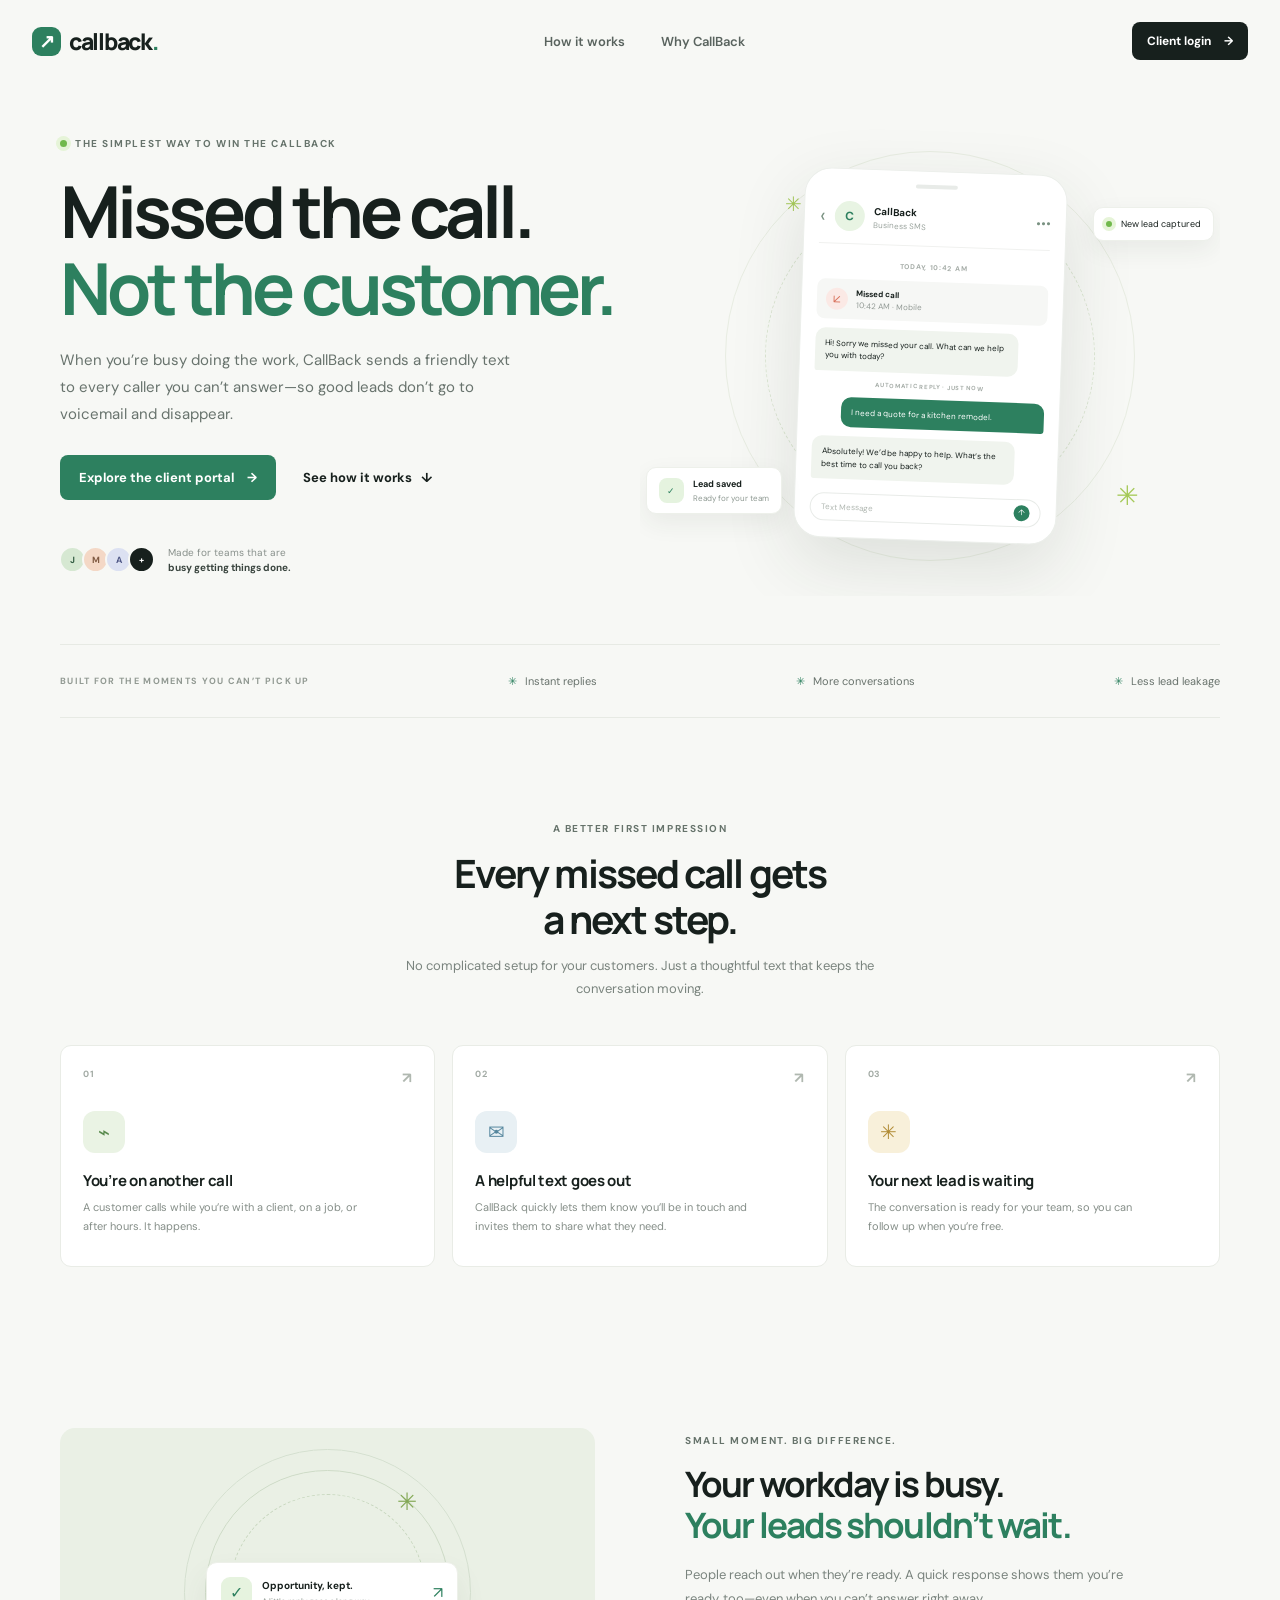
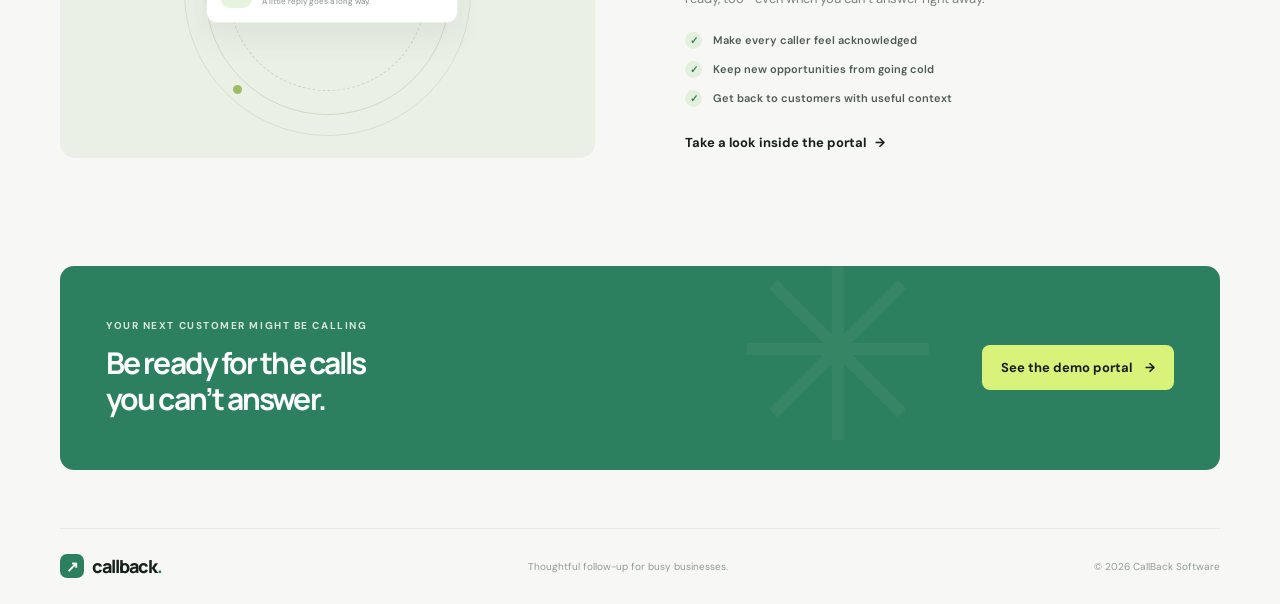
<file: index.html>
<!DOCTYPE html>
<html lang="en">
<head>
  <meta charset="UTF-8">
  <meta name="viewport" content="width=device-width, initial-scale=1">
  <meta name="description" content="Never miss a new lead. CallBack helps local businesses automatically text customers when they can't get to the phone.">
  <meta name="theme-color" content="#f7f8f5">
  <title>CallBack — Turn missed calls into booked business</title>
  <link rel="preconnect" href="https://fonts.googleapis.com">
  <link rel="preconnect" href="https://fonts.gstatic.com" crossorigin>
  <link href="https://fonts.googleapis.com/css2?family=DM+Sans:wght@400;500;600;700&family=Manrope:wght@400;500;600;700;800&display=swap" rel="stylesheet">
  <link rel="stylesheet" href="/styles.css">
</head>
<body data-page="home">
  <header class="site-header">
    <a class="brand" href="/" aria-label="CallBack home"><span class="brand-mark">↗</span> callback<span class="brand-period">.</span></a>
    <nav class="main-nav" aria-label="Main navigation">
      <a href="#how-it-works">How it works</a>
      <a href="#benefits">Why CallBack</a>
    </nav>
    <a class="button button-small button-dark" href="/login">Client login <span aria-hidden="true">→</span></a>
  </header>

  <main>
    <section class="hero section-wrap">
      <div class="hero-copy">
        <div class="eyebrow"><span class="eyebrow-dot"></span> THE SIMPLEST WAY TO WIN THE CALLBACK</div>
        <h1>Missed the call.<br><span>Not the customer.</span></h1>
        <p class="hero-description">When you’re busy doing the work, CallBack sends a friendly text to every caller you can’t answer—so good leads don’t go to voicemail and disappear.</p>
        <div class="hero-actions">
          <a class="button button-primary" href="/login">Explore the client portal <span aria-hidden="true">→</span></a>
          <a class="text-link" href="#how-it-works">See how it works <span aria-hidden="true">↓</span></a>
        </div>
        <div class="hero-proof"><div class="avatar-stack"><span>J</span><span>M</span><span>A</span><span>+</span></div><p>Made for teams that are<br><strong>busy getting things done.</strong></p></div>
      </div>
      <div class="hero-visual" aria-label="Preview of a missed call text conversation">
        <div class="visual-orbit orbit-one"></div><div class="visual-orbit orbit-two"></div>
        <div class="floating-label label-top"><span class="status-pulse"></span> New lead captured</div>
        <div class="phone-card">
          <div class="phone-notch"></div>
          <div class="phone-header"><span class="phone-back">‹</span><div class="contact-avatar">C</div><div><strong>CallBack</strong><small>Business SMS</small></div><span class="phone-more">•••</span></div>
          <div class="message-date">TODAY, 10:42 AM</div>
          <div class="call-notice"><span>↙</span><div><strong>Missed call</strong><small>10:42 AM · Mobile</small></div></div>
          <div class="chat-bubble received">Hi! Sorry we missed your call. What can we help you with today?</div>
          <div class="chat-time">AUTOMATIC REPLY · JUST NOW</div>
          <div class="chat-bubble sent">I need a quote for a kitchen remodel.</div>
          <div class="chat-bubble received">Absolutely! We’d be happy to help. What’s the best time to call you back?</div>
          <div class="reply-box">Text Message <span>↑</span></div>
        </div>
        <div class="floating-label label-bottom"><span class="label-icon">✓</span><span><strong>Lead saved</strong><small>Ready for your team</small></span></div>
        <div class="visual-spark spark-one">✳</div><div class="visual-spark spark-two">✳</div>
      </div>
    </section>

    <section class="trust-strip section-wrap" aria-label="Product highlights"><span>BUILT FOR THE MOMENTS YOU CAN’T PICK UP</span><div><i>✳</i> Instant replies</div><div><i>✳</i> More conversations</div><div><i>✳</i> Less lead leakage</div></section>

    <section class="how-section section-wrap" id="how-it-works">
      <div class="section-heading"><div class="eyebrow">A BETTER FIRST IMPRESSION</div><h2>Every missed call gets<br>a next step.</h2><p>No complicated setup for your customers. Just a thoughtful text that keeps the conversation moving.</p></div>
      <div class="steps-grid">
        <article class="step-card"><div class="step-number">01 <span>↗</span></div><div class="step-icon icon-phone">⌁</div><h3>You’re on another call</h3><p>A customer calls while you’re with a client, on a job, or after hours. It happens.</p></article>
        <article class="step-card"><div class="step-number">02 <span>↗</span></div><div class="step-icon icon-message">✉</div><h3>A helpful text goes out</h3><p>CallBack quickly lets them know you’ll be in touch and invites them to share what they need.</p></article>
        <article class="step-card"><div class="step-number">03 <span>↗</span></div><div class="step-icon icon-spark">✳</div><h3>Your next lead is waiting</h3><p>The conversation is ready for your team, so you can follow up when you’re free.</p></article>
      </div>
    </section>

    <section class="benefit-section section-wrap" id="benefits"><div class="benefit-art"><div class="art-circle"><div class="art-card"><span class="art-check">✓</span><span><strong>Opportunity, kept.</strong><small>A little reply goes a long way.</small></span><span class="art-arrow">↗</span></div><span class="art-star">✳</span><span class="art-ring"></span></div></div><div class="benefit-copy"><div class="eyebrow">SMALL MOMENT. BIG DIFFERENCE.</div><h2>Your workday is busy.<br><span>Your leads shouldn’t wait.</span></h2><p>People reach out when they’re ready. A quick response shows them you’re ready, too—even when you can’t answer right away.</p><ul class="check-list"><li><span>✓</span> Make every caller feel acknowledged</li><li><span>✓</span> Keep new opportunities from going cold</li><li><span>✓</span> Get back to customers with useful context</li></ul><a class="text-link" href="/login">Take a look inside the portal <span aria-hidden="true">→</span></a></div></section>

    <section class="cta-section section-wrap"><div><div class="eyebrow">YOUR NEXT CUSTOMER MIGHT BE CALLING</div><h2>Be ready for the calls<br>you can’t answer.</h2></div><a class="button button-light" href="/login">See the demo portal <span aria-hidden="true">→</span></a><span class="cta-decoration">✳</span></section>
  </main>
  <footer class="site-footer section-wrap"><a class="brand" href="/"><span class="brand-mark">↗</span> callback<span class="brand-period">.</span></a><span>Thoughtful follow-up for busy businesses.</span><span>© <span data-year></span> CallBack Software</span></footer>
  <script src="/app.js" defer></script>
</body>
</html>
</file>
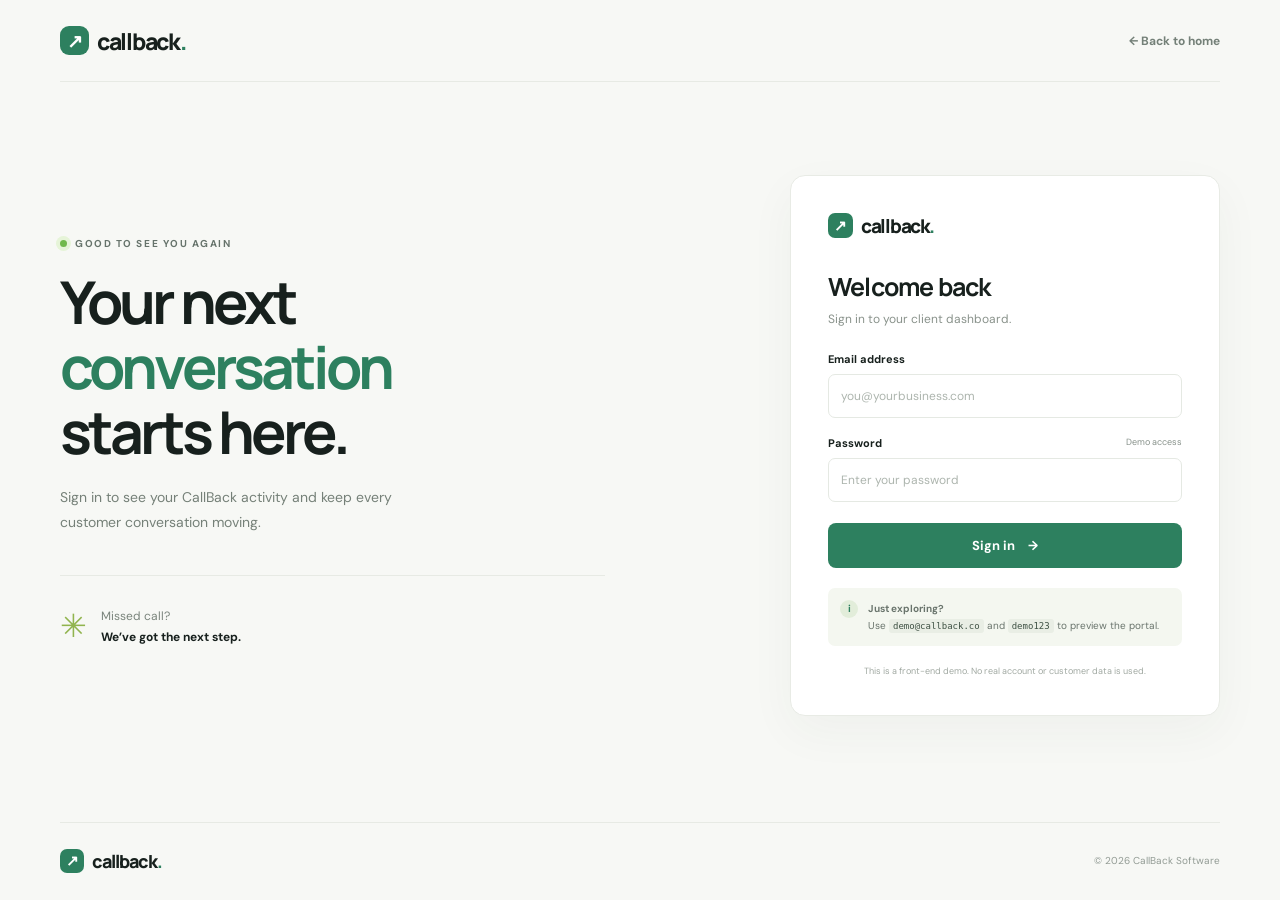
<file: login.html>
<!DOCTYPE html>
<html lang="en">
<head>
  <meta charset="UTF-8">
  <meta name="viewport" content="width=device-width, initial-scale=1">
  <meta name="theme-color" content="#f7f8f5">
  <title>Client login — CallBack</title>
  <link rel="preconnect" href="https://fonts.googleapis.com"><link rel="preconnect" href="https://fonts.gstatic.com" crossorigin>
  <link href="https://fonts.googleapis.com/css2?family=DM+Sans:wght@400;500;600;700&family=Manrope:wght@400;500;600;700;800&display=swap" rel="stylesheet">
  <link rel="stylesheet" href="/styles.css">
</head>
<body data-page="login" class="auth-page">
  <header class="site-header auth-header"><a class="brand" href="/"><span class="brand-mark">↗</span> callback<span class="brand-period">.</span></a><a class="text-link" href="/">← Back to home</a></header>
  <main class="auth-layout section-wrap">
    <section class="auth-intro"><div class="eyebrow"><span class="eyebrow-dot"></span> GOOD TO SEE YOU AGAIN</div><h1>Your next<br><span>conversation</span><br>starts here.</h1><p>Sign in to see your CallBack activity and keep every customer conversation moving.</p><div class="auth-decoration"><span>✳</span><div>Missed call?<br><strong>We’ve got the next step.</strong></div></div></section>
    <section class="auth-card"><a class="brand auth-card-brand" href="/"><span class="brand-mark">↗</span> callback<span class="brand-period">.</span></a><h2>Welcome back</h2><p class="muted">Sign in to your client dashboard.</p>
      <form id="login-form" novalidate>
        <label for="email">Email address</label><input id="email" name="email" type="email" autocomplete="username" placeholder="you@yourbusiness.com" required>
        <div class="password-label"><label for="password">Password</label><span>Demo access</span></div><input id="password" name="password" type="password" autocomplete="current-password" placeholder="Enter your password" required>
        <p class="form-error" id="login-error" role="alert" hidden></p>
        <button class="button button-primary auth-submit" type="submit">Sign in <span aria-hidden="true">→</span></button>
      </form>
      <div class="demo-hint"><span>i</span><p><strong>Just exploring?</strong><br>Use <code>demo@callback.co</code> and <code>demo123</code> to preview the portal.</p></div>
      <p class="auth-footnote">This is a front-end demo. No real account or customer data is used.</p>
    </section>
  </main>
  <footer class="site-footer section-wrap"><a class="brand" href="/"><span class="brand-mark">↗</span> callback<span class="brand-period">.</span></a><span>© <span data-year></span> CallBack Software</span></footer>
  <script src="/app.js" defer></script>
</body>
</html>
</file>
<file: styles.css>
/* CallBack — shared styles */
:root{--ink:#17201d;--muted:#75807a;--green:#2d805f;--green-dark:#20664a;--lime:#d8f27a;--paper:#f7f8f5;--line:#e7eae4;--white:#fff;--font-body:'DM Sans',sans-serif;--font-display:'Manrope',sans-serif}*{box-sizing:border-box}html{scroll-behavior:smooth}body{margin:0;background:var(--paper);color:var(--ink);font-family:var(--font-body);-webkit-font-smoothing:antialiased}a{color:inherit;text-decoration:none}button,input{font:inherit}.section-wrap{width:min(1160px,calc(100% - 64px));margin-inline:auto}.site-header{height:82px;width:min(1280px,calc(100% - 64px));margin:auto;display:flex;align-items:center;justify-content:space-between}.brand{display:inline-flex;align-items:center;gap:8px;font-family:var(--font-display);font-size:23px;font-weight:800;letter-spacing:-1.3px}.brand-mark{width:29px;height:29px;display:grid;place-items:center;border-radius:9px;background:var(--green);color:white;font-size:19px;letter-spacing:0}.brand-period{color:var(--green);margin-left:-8px}.main-nav{display:flex;gap:36px;color:#59635e;font-size:13px;font-weight:600}.main-nav a:hover,.text-link:hover{color:var(--green)}.button{display:inline-flex;align-items:center;justify-content:center;gap:13px;border:0;border-radius:8px;padding:14px 19px;font-size:13px;font-weight:700;transition:transform .18s,background .18s;cursor:pointer}.button:hover{transform:translateY(-2px)}.button-small{padding:11px 15px;font-size:12px}.button-dark{background:var(--ink);color:white}.button-dark:hover{background:#2c3832}.button-primary{background:var(--green);color:white}.button-primary:hover{background:var(--green-dark)}.button-light{background:var(--lime);color:var(--ink)}.text-link{display:inline-flex;align-items:center;gap:9px;font-size:13px;font-weight:700;transition:color .18s}.hero{display:grid;grid-template-columns:1fr 1fr;align-items:center;min-height:555px;padding-top:34px;padding-bottom:48px}.eyebrow{display:flex;align-items:center;gap:8px;color:#66736b;font-size:10px;font-weight:700;letter-spacing:1.55px}.eyebrow-dot,.status-pulse{width:7px;height:7px;border-radius:50%;background:#71b94c;box-shadow:0 0 0 4px #e6f4d8}.hero h1,.auth-intro h1{font-family:var(--font-display);font-size:clamp(48px,5.6vw,72px);line-height:1.07;letter-spacing:-4px;margin:23px 0 20px;font-weight:700}.hero h1 span,.auth-intro h1 span,.benefit-copy h2 span{color:var(--green)}.hero-description{max-width:455px;color:#68736d;font-size:15px;line-height:1.8}.hero-actions{display:flex;align-items:center;gap:27px;margin-top:27px}.hero-proof{display:flex;align-items:center;gap:13px;margin-top:45px}.avatar-stack{display:flex;padding-left:3px}.avatar-stack span{width:27px;height:27px;margin-left:-4px;border:2px solid var(--paper);border-radius:50%;background:#d6e8d2;color:#335d43;display:grid;place-items:center;font-size:9px;font-weight:700}.avatar-stack span:nth-child(2){background:#f4d8c6;color:#805a43}.avatar-stack span:nth-child(3){background:#dce1f2;color:#505987}.avatar-stack span:last-child{background:var(--ink);color:white}.hero-proof p{font-size:10px;color:#89918c;line-height:1.5;margin:0}.hero-proof strong{color:#39443e}.hero-visual{height:480px;position:relative;display:grid;place-items:center;overflow:hidden}.visual-orbit{position:absolute;border:1px solid #e8ede2;border-radius:50%;width:410px;height:410px}.orbit-two{width:330px;height:330px;border-style:dashed;border-color:#dbe5d2}.phone-card{position:relative;z-index:2;width:263px;padding:13px 15px 16px;border:1px solid #ecefeb;border-radius:27px;background:#fff;box-shadow:0 24px 70px #26392b20;transform:rotate(2deg)}.phone-notch{height:4px;width:42px;border-radius:5px;background:#e8ebe8;margin:0 auto 15px}.phone-header{display:flex;align-items:center;gap:9px;border-bottom:1px solid #f0f1ef;padding-bottom:12px}.phone-back,.phone-more{color:#799181;font-size:20px}.phone-more{margin-left:auto;font-size:13px}.contact-avatar{width:30px;height:30px;display:grid;place-items:center;border-radius:50%;background:#e8f4e3;color:var(--green);font-size:12px;font-weight:700}.phone-header strong,.phone-header small{display:block}.phone-header strong{font-size:10px}.phone-header small{font-size:8px;color:#9aa39d;margin-top:2px}.message-date,.chat-time{text-align:center;color:#a6ada8;font-size:7px;font-weight:700;letter-spacing:.7px;margin:16px 0 10px}.call-notice{display:flex;align-items:center;gap:8px;padding:9px;border-radius:8px;background:#f6f7f5}.call-notice>span{width:22px;height:22px;border-radius:50%;display:grid;place-items:center;background:#fbe9e5;color:#d8705a;font-size:12px}.call-notice strong,.call-notice small{display:block;font-size:8px}.call-notice small{color:#929a95;margin-top:2px}.chat-bubble{max-width:88%;padding:9px 10px;border-radius:10px;font-size:8px;line-height:1.55;margin-top:9px}.received{background:#f0f4ee;border-bottom-left-radius:3px}.sent{background:var(--green);color:white;margin-left:auto;border-bottom-right-radius:3px}.chat-time{font-size:6px;margin:9px 0}.reply-box{border:1px solid #e8ebe8;border-radius:16px;padding:8px 10px;color:#b1b8b2;font-size:8px;margin-top:14px}.reply-box span{float:right;background:var(--green);color:white;border-radius:50%;width:16px;height:16px;text-align:center;padding-top:2px;margin-top:-3px}.floating-label{position:absolute;z-index:3;display:flex;align-items:center;gap:9px;background:white;border:1px solid #edf0ea;border-radius:10px;padding:10px 12px;box-shadow:0 9px 24px #26392b12;font-size:9px}.label-top{right:1%;top:91px}.label-top .status-pulse{width:6px;height:6px}.label-bottom{left:1%;bottom:82px}.label-icon{width:25px;height:25px;border-radius:8px;background:#e5f3df;color:var(--green);display:grid;place-items:center}.label-bottom strong,.label-bottom small{display:block}.label-bottom strong{font-size:9px}.label-bottom small{color:#8e9992;font-size:8px;margin-top:3px}.visual-spark{position:absolute;color:#a5c958}.spark-one{top:75px;left:25%;font-size:20px}.spark-two{bottom:83px;right:14%;font-size:27px}.trust-strip{border-top:1px solid var(--line);border-bottom:1px solid var(--line);min-height:74px;display:flex;align-items:center;justify-content:space-between;color:#69736d;font-size:11px}.trust-strip>span{font-size:9px;letter-spacing:1.3px;font-weight:700;color:#919992}.trust-strip i{font-style:normal;color:var(--green);margin-right:5px}.how-section{padding-top:104px;padding-bottom:105px}.section-heading{text-align:center;max-width:520px;margin:0 auto 44px}.section-heading .eyebrow{justify-content:center}.section-heading h2,.benefit-copy h2,.cta-section h2{font-family:var(--font-display);font-size:39px;letter-spacing:-1.9px;line-height:1.18;margin:15px 0 12px}.section-heading>p,.benefit-copy>p{font-size:13px;line-height:1.8;color:#7a847e;margin:0}.steps-grid{display:grid;grid-template-columns:repeat(3,1fr);gap:17px}.step-card{position:relative;min-height:222px;padding:22px;border:1px solid #e9ece6;border-radius:11px;background:#fff}.step-number{display:flex;justify-content:space-between;color:#a2aaa4;font-size:9px;font-weight:700;letter-spacing:.8px}.step-number span{color:#b0b8b0;font-size:15px}.step-icon{width:42px;height:42px;border-radius:12px;display:grid;place-items:center;margin-top:23px;font-size:20px}.icon-phone{background:#eaf3e4;color:#598a4d}.icon-message{background:#e8f0f4;color:#55869d}.icon-spark{background:#f8f0da;color:#b08b35}.step-card h3{font-family:var(--font-display);font-size:15px;letter-spacing:-.3px;margin:17px 0 7px}.step-card p{max-width:285px;color:#858e88;font-size:11px;line-height:1.7;margin:0}.benefit-section{display:grid;grid-template-columns:1fr 1fr;gap:90px;align-items:center;padding:56px 0 108px}.benefit-art{height:330px;border-radius:15px;background:#eaf0e5;display:grid;place-items:center;overflow:hidden}.art-circle{position:relative;width:245px;height:245px;border:1px solid #cedbc7;border-radius:50%;display:grid;place-items:center}.art-circle:before,.art-circle:after{content:'';position:absolute;border:1px dashed #c9d8c0;border-radius:50%;inset:23px}.art-circle:after{inset:-22px;border-style:solid;border-color:#d5e0d0}.art-card{z-index:1;display:flex;align-items:center;gap:10px;width:252px;padding:14px;border:1px solid #edf0e9;border-radius:11px;background:white;box-shadow:0 15px 30px #43574615}.art-check{width:31px;height:31px;border-radius:9px;background:#e6f3df;color:var(--green);display:grid;place-items:center}.art-card strong,.art-card small{display:block}.art-card strong{font-size:10px}.art-card small{font-size:8px;color:#87918a;margin-top:4px}.art-arrow{margin-left:auto;color:var(--green)}.art-star{position:absolute;top:15px;right:32px;color:#83a855;font-size:24px}.art-ring{position:absolute;width:9px;height:9px;background:#9cbd68;border-radius:50%;bottom:20px;left:27px}.benefit-copy h2{font-size:35px;margin:17px 0}.benefit-copy>p{max-width:440px}.check-list{list-style:none;padding:0;margin:22px 0 24px;display:grid;gap:12px}.check-list li{font-size:11px;font-weight:600;color:#4e5b53}.check-list span{display:inline-grid;place-items:center;width:17px;height:17px;margin-right:8px;border-radius:50%;background:#e4f0de;color:var(--green);font-size:10px}.cta-section{min-height:204px;margin-bottom:58px;padding:38px 46px;position:relative;overflow:hidden;display:flex;align-items:center;justify-content:space-between;border-radius:14px;background:var(--green);color:white}.cta-section .eyebrow{color:#d7e8d9}.cta-section h2{font-size:30px;margin:13px 0 0}.cta-section .button{position:relative;z-index:1}.cta-decoration{position:absolute;right:24%;top:-74px;color:#ffffff0b;font-size:250px}.site-footer{min-height:76px;border-top:1px solid var(--line);display:flex;align-items:center;justify-content:space-between;color:#929b94;font-size:10px}.site-footer .brand{color:var(--ink);font-size:18px}.site-footer .brand-mark{height:24px;width:24px;border-radius:7px;font-size:15px}.site-footer .brand-period{margin-left:-8px}.auth-header{width:min(1160px,calc(100% - 64px));border-bottom:1px solid var(--line)}.auth-header .text-link{color:#748078;font-size:12px}.auth-layout{min-height:calc(100vh - 160px);display:grid;grid-template-columns:1fr 1fr;align-items:center;gap:70px;padding-top:52px;padding-bottom:65px}.auth-intro h1{font-size:59px;line-height:1.1;margin:20px 0}.auth-intro>p{max-width:390px;color:#758078;font-size:14px;line-height:1.8}.auth-decoration{display:flex;align-items:center;gap:14px;margin-top:40px;padding-top:23px;border-top:1px solid var(--line);color:#7a847c;font-size:12px;line-height:1.7}.auth-decoration>span{font-size:32px;color:#91b44e}.auth-decoration strong{color:var(--ink)}.auth-card{width:min(100%,430px);justify-self:end;padding:37px;border:1px solid #e8ebe5;border-radius:15px;background:white;box-shadow:0 16px 48px #293a2b0b}.auth-card-brand{font-size:19px;margin-bottom:30px}.auth-card-brand .brand-mark{height:25px;width:25px;font-size:15px;border-radius:7px}.auth-card h2{font-family:var(--font-display);font-size:25px;letter-spacing:-.8px;margin:0 0 7px}.muted{color:#89928b;font-size:12px;margin:0 0 25px}.auth-card form label{display:block;font-size:11px;font-weight:700;margin-bottom:8px}.auth-card input{width:100%;height:44px;margin-bottom:18px;padding:0 12px;border:1px solid #e5e9e3;border-radius:7px;outline:none;color:var(--ink);font-size:12px}.auth-card input:focus{border-color:#76a984;box-shadow:0 0 0 3px #2d805f14}.auth-card input::placeholder{color:#adb5ae}.password-label{display:flex;justify-content:space-between}.password-label span{font-size:9px;color:#87918a}.auth-submit{width:100%;margin-top:3px}.demo-hint{display:flex;gap:10px;padding:12px;margin-top:20px;border-radius:7px;background:#f4f7f0}.demo-hint>span,.demo-banner>span{flex:0 0 18px;height:18px;border-radius:50%;display:grid;place-items:center;background:#e2edda;color:var(--green);font-size:10px;font-weight:700}.demo-hint p{margin:0;color:#69746c;font-size:10px;line-height:1.7}.demo-hint code{padding:2px 4px;border-radius:3px;background:#e9eee5;color:#3e5144;font-size:9px}.auth-footnote{font-size:9px;line-height:1.6;color:#a1a9a2;text-align:center;margin:18px 0 0}.form-error{color:#bf5143;font-size:11px;margin:-8px 0 14px}.portal-page{background:#f7f8f6}.portal-shell{min-height:100vh;display:grid;grid-template-columns:248px minmax(0,1fr)}.sidebar{position:sticky;top:0;height:100vh;display:flex;flex-direction:column;padding:25px 17px 15px;border-right:1px solid #e9ece7;background:#fff}.sidebar>.brand{margin:0 0 39px 8px;font-size:21px}.workspace-label,.nav-caption{padding-left:9px;color:#a1aaa3;font-size:8px;font-weight:700;letter-spacing:1.3px}.workspace-switch{display:flex;align-items:center;gap:9px;padding:10px 8px;margin-top:9px;border:1px solid #edf0eb;border-radius:8px}.workspace-avatar{width:31px;height:31px;border-radius:9px;display:grid;place-items:center;background:#e6f1df;color:#497547;font-weight:700;font-size:12px}.workspace-switch strong,.workspace-switch small{display:block}.workspace-switch strong{font-size:9px}.workspace-switch small{color:#9aa29c;font-size:8px;margin-top:3px}.workspace-chevron{margin-left:auto;color:#88938b;font-size:13px}.side-nav{display:grid;gap:4px;margin-top:30px}.nav-caption{margin:0 0 7px}.side-link{min-height:38px;display:flex;align-items:center;gap:10px;padding:0 9px;border-radius:7px;color:#7c867f;font-size:11px;font-weight:600}.side-link>span{width:17px;text-align:center;font-size:14px}.side-link.active{background:#edf4e9;color:#3f724b}.side-link em{margin-left:auto;min-width:19px;text-align:center;padding:3px;border-radius:9px;background:#e1edda;color:#4b7950;font-style:normal;font-size:8px}.support-caption{margin-top:29px}.sidebar-bottom{margin-top:auto}.plan-card{padding:13px;border:1px solid #e8eee3;border-radius:9px;background:#f7f9f4}.plan-icon{color:#88ad54;font-size:15px}.plan-card strong{display:block;margin-top:7px;font-family:var(--font-display);font-size:10px}.plan-card p{color:#869087;font-size:9px;line-height:1.55;margin:5px 0}.plan-card>a{color:var(--green);font-size:9px;font-weight:700}.profile-row{display:flex;align-items:center;gap:9px;padding:17px 4px 2px;margin-top:14px;border-top:1px solid #edf0eb}.profile-avatar{width:30px;height:30px;border-radius:50%;display:grid;place-items:center;background:#e9e8db;color:#666346;font-size:9px;font-weight:700}.profile-row strong,.profile-row small{display:block}.profile-row strong{font-size:10px}.profile-row small{margin-top:3px;color:#99a29b;font-size:8px}.icon-button{margin-left:auto;border:0;background:none;color:#89948c;cursor:pointer;font-size:15px}.portal-main{min-width:0}.portal-topbar{height:65px;display:flex;align-items:center;justify-content:space-between;padding:0 38px;border-bottom:1px solid #e9ece7;background:white}.breadcrumb{font-size:10px;color:#6b766e}.breadcrumb span{padding:0 7px;color:#bbc2bc}.topbar-right{display:flex;align-items:center;gap:20px;color:#8c968e;font-size:9px}.live-status{display:flex;align-items:center;gap:6px}.live-status i{width:6px;height:6px;border-radius:50%;background:#7bb65c}.mobile-brand{display:none}.portal-content{max-width:1240px;padding:30px 38px 18px;margin:0 auto}.portal-welcome{display:flex;align-items:center;justify-content:space-between;margin-bottom:21px}.portal-welcome .eyebrow{font-size:8px}.portal-welcome h1{font-family:var(--font-display);font-size:24px;letter-spacing:-.8px;margin:9px 0 5px}.portal-welcome h1 span{color:#9cbd65;font-size:19px}.portal-welcome p{margin:0;color:#869087;font-size:10px}.demo-banner{display:flex;align-items:center;gap:10px;padding:11px 13px;border:1px solid #e5eddb;border-radius:7px;background:#f2f7ec}.demo-banner p{margin:0;color:#748071;font-size:9px}.demo-banner strong{color:#486344}.stats-grid{display:grid;grid-template-columns:repeat(4,1fr);gap:12px;margin:17px 0}.stat-card{min-height:116px;padding:15px;border:1px solid #e9ece7;border-radius:9px;background:white}.stat-top{display:flex;justify-content:space-between;align-items:center;color:#737e76;font-size:9px;font-weight:600}.stat-icon{width:26px;height:26px;border-radius:8px;display:grid;place-items:center;font-size:12px}.stat-icon-orange{background:#fff0e9;color:#d78c5c}.stat-icon-green{background:#e8f4e3;color:#4a9461}.stat-icon-purple{background:#f1edfa;color:#8d79b7}.stat-icon-blue{background:#e9f1f7;color:#6794b2}.stat-value{display:block;font-family:var(--font-display);font-size:27px;letter-spacing:-1px;margin-top:7px}.stat-percent{font-size:17px}.stat-foot{margin-top:5px;color:#a0a9a1;font-size:8px}.trend-up{color:#4b9b67;font-weight:700;margin-right:4px}.dashboard-grid{display:grid;grid-template-columns:minmax(0,1.35fr) minmax(280px,.85fr);gap:13px}.panel{border:1px solid #e9ece7;border-radius:9px;background:white}.activity-panel{min-width:0}.panel-heading{display:flex;align-items:center;justify-content:space-between;padding:17px 17px 13px}.panel-heading h2{font-family:var(--font-display);font-size:12px;letter-spacing:-.2px;margin:0}.panel-heading p{margin:5px 0 0;color:#9aa29c;font-size:8px}.filter-button{padding:7px 9px;border:1px solid #e9ece7;border-radius:5px;background:white;color:#737e76;font-size:8px}.filter-button span{margin-left:7px}.conversation-row{display:flex;align-items:center;gap:9px;padding:12px 15px;border-top:1px solid #f0f2ef}.conversation-avatar{flex:0 0 29px;height:29px;border-radius:50%;display:grid;place-items:center;font-size:8px;font-weight:700}.avatar-peach{background:#f9e6d9;color:#a36c4d}.avatar-blue{background:#e1edf4;color:#527c91}.avatar-yellow{background:#f5efd7;color:#8e783c}.avatar-green{background:#e2efde;color:#54784d}.conversation-info,.conversation-preview{min-width:0}.conversation-info{flex:1}.conversation-info strong,.conversation-info small,.conversation-preview strong,.conversation-preview small{display:block;white-space:nowrap;overflow:hidden;text-overflow:ellipsis}.conversation-info strong{font-size:9px}.conversation-info small{color:#9aa39c;font-size:8px;margin-top:4px}.unread-dot{display:inline-block;width:5px;height:5px;margin-left:4px;border-radius:50%;background:#66a66d;vertical-align:1px}.conversation-preview{text-align:right}.conversation-preview strong{font-size:8px;color:#718078;font-weight:600}.conversation-preview small{font-size:8px;color:#a1aaa3;margin-top:4px}.conversation-arrow{color:#a8b0a9;font-size:18px}.panel-footer{display:flex;justify-content:space-between;padding:12px 15px;border-top:1px solid #f0f2ef;color:#a0a9a1;font-size:8px}.panel-footer a{color:var(--green);font-weight:700}.setup-progress{color:#799276;font-size:8px;font-weight:700}.progress-track{height:4px;margin:0 17px 9px;border-radius:4px;background:#edf0eb}.progress-track span{display:block;width:67%;height:100%;border-radius:4px;background:#7aab66}.setup-item{display:flex;align-items:center;gap:9px;padding:12px 15px;border-top:1px solid #f0f2ef}.setup-check,.setup-empty{flex:0 0 17px;width:17px;height:17px;display:grid;place-items:center;border:1px solid #dee5dc;border-radius:50%;color:white;font-size:9px}.complete .setup-check{border-color:#6ea368;background:#6ea368}.setup-item>span:nth-child(2){min-width:0;flex:1}.setup-item strong,.setup-item small{display:block}.setup-item strong{font-size:8px}.setup-item small{margin-top:4px;color:#a0a9a1;font-size:7px}.setup-status{color:#78a36f;font-size:7px;font-weight:700}.setup-action{border:0;background:transparent;color:var(--green);font-size:8px;font-weight:700;white-space:nowrap;cursor:pointer}.setup-note{display:flex;gap:8px;margin:10px 12px 13px;padding:9px;border-radius:6px;background:#f7f8f5}.setup-note>span{color:#8cad57;font-size:11px}.setup-note p{margin:0;color:#969f98;font-size:7px;line-height:1.5}.portal-footer{display:flex;justify-content:space-between;align-items:center;margin-top:17px;padding-top:13px;border-top:1px solid #e8ebe6;color:#a2aaa3;font-size:8px}.portal-footer a{color:#68776c}.toast{position:fixed;right:24px;bottom:24px;z-index:10;max-width:350px;padding:13px 17px;border-radius:8px;background:#1f3229;color:white;font-size:11px;box-shadow:0 8px 28px #17201d30;opacity:0;transform:translateY(12px);pointer-events:none;transition:all .22s}.toast.show{opacity:1;transform:translateY(0)}@media(min-width:1450px){.hero{min-height:600px}.portal-content{padding-top:42px}}@media(max-width:900px){.section-wrap{width:min(100% - 44px,680px)}.site-header,.auth-header{width:calc(100% - 44px)}.hero{grid-template-columns:1fr;min-height:auto;padding-top:75px}.hero-copy{text-align:center}.hero-copy .eyebrow,.hero-actions,.hero-proof{justify-content:center}.hero-description{margin-inline:auto}.hero h1{font-size:65px}.hero-visual{height:440px}.trust-strip{flex-wrap:wrap;justify-content:center;gap:17px 25px;padding:18px 0}.trust-strip>span{width:100%;text-align:center}.benefit-section{gap:35px}.portal-shell{grid-template-columns:205px minmax(0,1fr)}.sidebar{padding-inline:12px}.portal-topbar{padding:0 22px}.portal-content{padding:26px 22px 18px}.dashboard-grid{grid-template-columns:1fr}.stats-grid{grid-template-columns:repeat(2,1fr)}}@media(max-width:620px){.section-wrap{width:calc(100% - 36px)}.site-header,.auth-header{width:calc(100% - 36px);height:70px}.main-nav{display:none}.hero{padding-top:58px;padding-bottom:25px}.hero h1{font-size:49px;letter-spacing:-2.8px}.hero-description{font-size:13px}.hero-actions{flex-direction:column;gap:17px}.hero-proof{margin-top:30px}.hero-visual{height:390px}.phone-card{transform:scale(.92) rotate(2deg)}.label-top{right:0;top:52px}.label-bottom{left:0;bottom:50px}.visual-orbit{width:340px;height:340px}.orbit-two{width:280px;height:280px}.trust-strip{font-size:9px;gap:12px 17px}.trust-strip>span{font-size:8px}.how-section{padding-top:70px;padding-bottom:65px}.section-heading h2{font-size:33px}.steps-grid{grid-template-columns:1fr}.step-card{min-height:190px}.step-icon{margin-top:14px}.benefit-section{grid-template-columns:1fr;gap:30px;padding:5px 0 70px}.benefit-art{height:260px}.benefit-copy h2{font-size:30px}.cta-section{min-height:250px;margin-bottom:35px;padding:29px;align-items:flex-start;justify-content:center;flex-direction:column;gap:22px}.cta-section h2{font-size:27px}.site-footer{min-height:85px;flex-wrap:wrap;gap:10px;padding:15px 0}.site-footer>span:nth-child(2){display:none}.auth-layout{min-height:auto;grid-template-columns:1fr;gap:33px;padding-top:45px;padding-bottom:48px}.auth-intro h1{font-size:45px}.auth-intro>p{font-size:12px}.auth-decoration{margin-top:20px;padding-top:15px}.auth-card{justify-self:stretch;width:100%;padding:25px}.auth-header .text-link{font-size:10px}.portal-shell{display:block}.sidebar{position:relative;height:auto;padding:12px 18px;border-right:0;border-bottom:1px solid #e9ece7}.sidebar>.brand{margin:0;font-size:19px}.workspace-label,.workspace-switch,.side-nav,.sidebar-bottom{display:none}.portal-topbar{height:48px;padding:0 18px}.breadcrumb{display:none}.mobile-brand{display:block;padding:0;border:0;background:none;color:var(--ink);font-family:var(--font-display);font-weight:800;font-size:12px}.topbar-right{font-size:8px}.portal-content{padding:23px 16px 15px}.portal-welcome{align-items:flex-start;gap:12px}.portal-welcome h1{font-size:20px}.portal-welcome>.button{padding:10px;font-size:9px;white-space:nowrap}.portal-welcome p{font-size:9px}.stats-grid{gap:8px}.stat-card{min-height:105px;padding:11px}.stat-top{font-size:8px}.stat-value{font-size:24px}.dashboard-grid{gap:10px}.panel-heading{padding:14px 12px 11px}.conversation-row{padding:11px 10px;gap:7px}.conversation-info strong,.conversation-preview strong{font-size:8px}.conversation-info small,.conversation-preview small{font-size:7px}.panel-footer{padding:11px 10px;font-size:7px}.setup-item{padding:11px 10px;gap:7px}.portal-footer{flex-wrap:wrap;gap:9px;font-size:7px}.portal-footer span:nth-child(2){display:none}.toast{right:14px;bottom:14px;left:14px;max-width:none}}@media(prefers-reduced-motion:reduce){*,*::before,*::after{scroll-behavior:auto!important;transition:none!important}}
</file>
